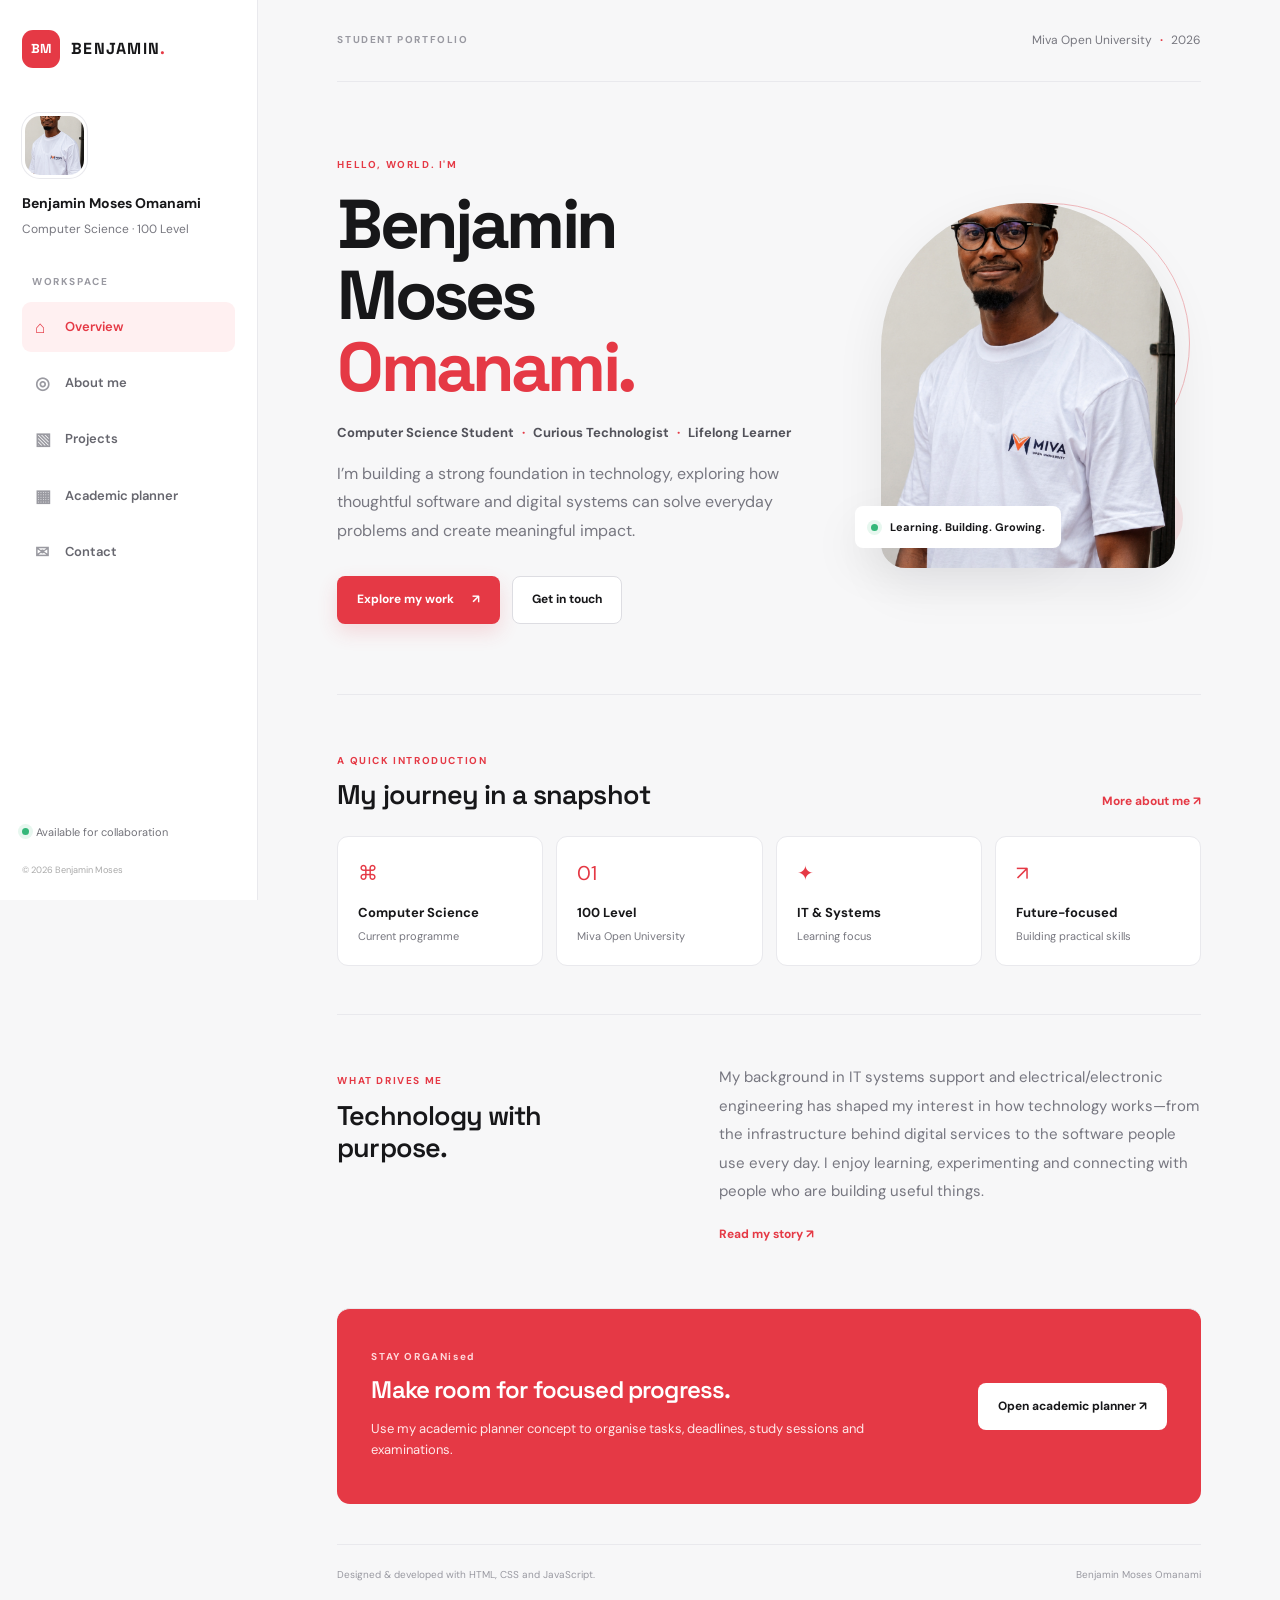
<file: index.html>
<!DOCTYPE html>
<html lang="en">
<head>
  <meta charset="UTF-8">
  <meta name="viewport" content="width=device-width, initial-scale=1.0">
  <meta name="description" content="Benjamin Moses Omanami — Computer Science student at Miva Open University.">
  <title>Benjamin Moses Omanami | Student Portfolio</title>
  <link rel="preconnect" href="https://fonts.googleapis.com">
  <link rel="preconnect" href="https://fonts.gstatic.com" crossorigin>
  <link href="https://fonts.googleapis.com/css2?family=DM+Sans:wght@400;500;600;700&family=Space+Grotesk:wght@500;600;700&display=swap" rel="stylesheet">
  <link rel="stylesheet" href="style.css">
  <script src="main.js" defer></script>
</head>
<body>
  <button class="mobile-menu" id="menuToggle" aria-label="Open navigation" aria-expanded="false">☰</button>
  <aside class="sidebar" id="sidebar">
    <a class="brand" href="index.html"><span class="brand-mark">BM</span><span>BENJAMIN<span class="brand-dot">.</span></span></a>
    <div class="profile-mini">
      <img src="image.jpg" alt="Portrait of Benjamin Moses Omanami" class="avatar" onerror="this.src='assets/avatar-placeholder.svg'">
      <strong>Benjamin Moses Omanami</strong>
      <span>Computer Science · 100 Level</span>
    </div>
    <p class="nav-label">WORKSPACE</p>
    <nav class="side-nav" aria-label="Main navigation">
      <a class="active" href="index.html"><span>⌂</span> Overview</a>
      <a href="about.html"><span>◎</span> About me</a>
      <a href="projects.html"><span>▧</span> Projects</a>
      <a href="planner.html"><span>▦</span> Academic planner</a>
      <a href="contact.html"><span>✉</span> Contact</a>
    </nav>
    <div class="sidebar-bottom">
      <span class="status-dot"></span><span>Available for collaboration</span>
      <small>© <span data-year></span> Benjamin Moses</small>
    </div>
  </aside>

  <main class="main-content">
    <header class="topbar"><span class="eyebrow">STUDENT PORTFOLIO</span><span class="topbar-right">Miva Open University <b>·</b> 2026</span></header>
    <section class="hero">
      <div class="hero-copy">
        <p class="eyebrow red">HELLO, WORLD. I'M</p>
        <h1>Benjamin Moses<br><span>Omanami.</span></h1>
        <p class="hero-role">Computer Science Student <i>·</i> Curious Technologist <i>·</i> Lifelong Learner</p>
        <p class="lead">I’m building a strong foundation in technology, exploring how thoughtful software and digital systems can solve everyday problems and create meaningful impact.</p>
        <div class="hero-actions">
          <a class="btn btn-red" href="projects.html">Explore my work <span>↗</span></a>
          <a class="btn btn-outline" href="contact.html">Get in touch</a>
        </div>
      </div>
      <div class="hero-visual">
        <div class="portrait-frame"><img src="image.jpg" alt="Benjamin Moses Omanami" onerror="this.src='assets/avatar-placeholder.svg'"></div>
        <div class="portrait-tag"><span class="status-dot"></span> Learning. Building. Growing.</div>
        <div class="shape shape-one"></div><div class="shape shape-two"></div>
      </div>
    </section>

    <section class="section-block">
      <div class="section-heading"><div><p class="eyebrow red">A QUICK INTRODUCTION</p><h2>My journey in a snapshot</h2></div><a class="text-link" href="about.html">More about me ↗</a></div>
      <div class="stats-grid">
        <article class="stat-card"><span class="stat-icon">⌘</span><strong>Computer Science</strong><small>Current programme</small></article>
        <article class="stat-card"><span class="stat-icon">01</span><strong>100 Level</strong><small>Miva Open University</small></article>
        <article class="stat-card"><span class="stat-icon">✦</span><strong>IT & Systems</strong><small>Learning focus</small></article>
        <article class="stat-card"><span class="stat-icon">↗</span><strong>Future-focused</strong><small>Building practical skills</small></article>
      </div>
    </section>

    <section class="section-block split-section">
      <div><p class="eyebrow red">WHAT DRIVES ME</p><h2>Technology with<br>purpose.</h2></div>
      <div><p class="body-copy">My background in IT systems support and electrical/electronic engineering has shaped my interest in how technology works—from the infrastructure behind digital services to the software people use every day. I enjoy learning, experimenting and connecting with people who are building useful things.</p><a class="text-link" href="about.html">Read my story ↗</a></div>
    </section>

    <section class="section-block feature-strip">
      <div><p class="eyebrow">STAY ORGANised</p><h2>Make room for focused progress.</h2><p>Use my academic planner concept to organise tasks, deadlines, study sessions and examinations.</p></div>
      <a class="btn btn-light" href="planner.html">Open academic planner ↗</a>
    </section>
    <footer class="footer"><span>Designed & developed with HTML, CSS and JavaScript.</span><span>Benjamin Moses Omanami</span></footer>
  </main>
</body>
</html>
</file>
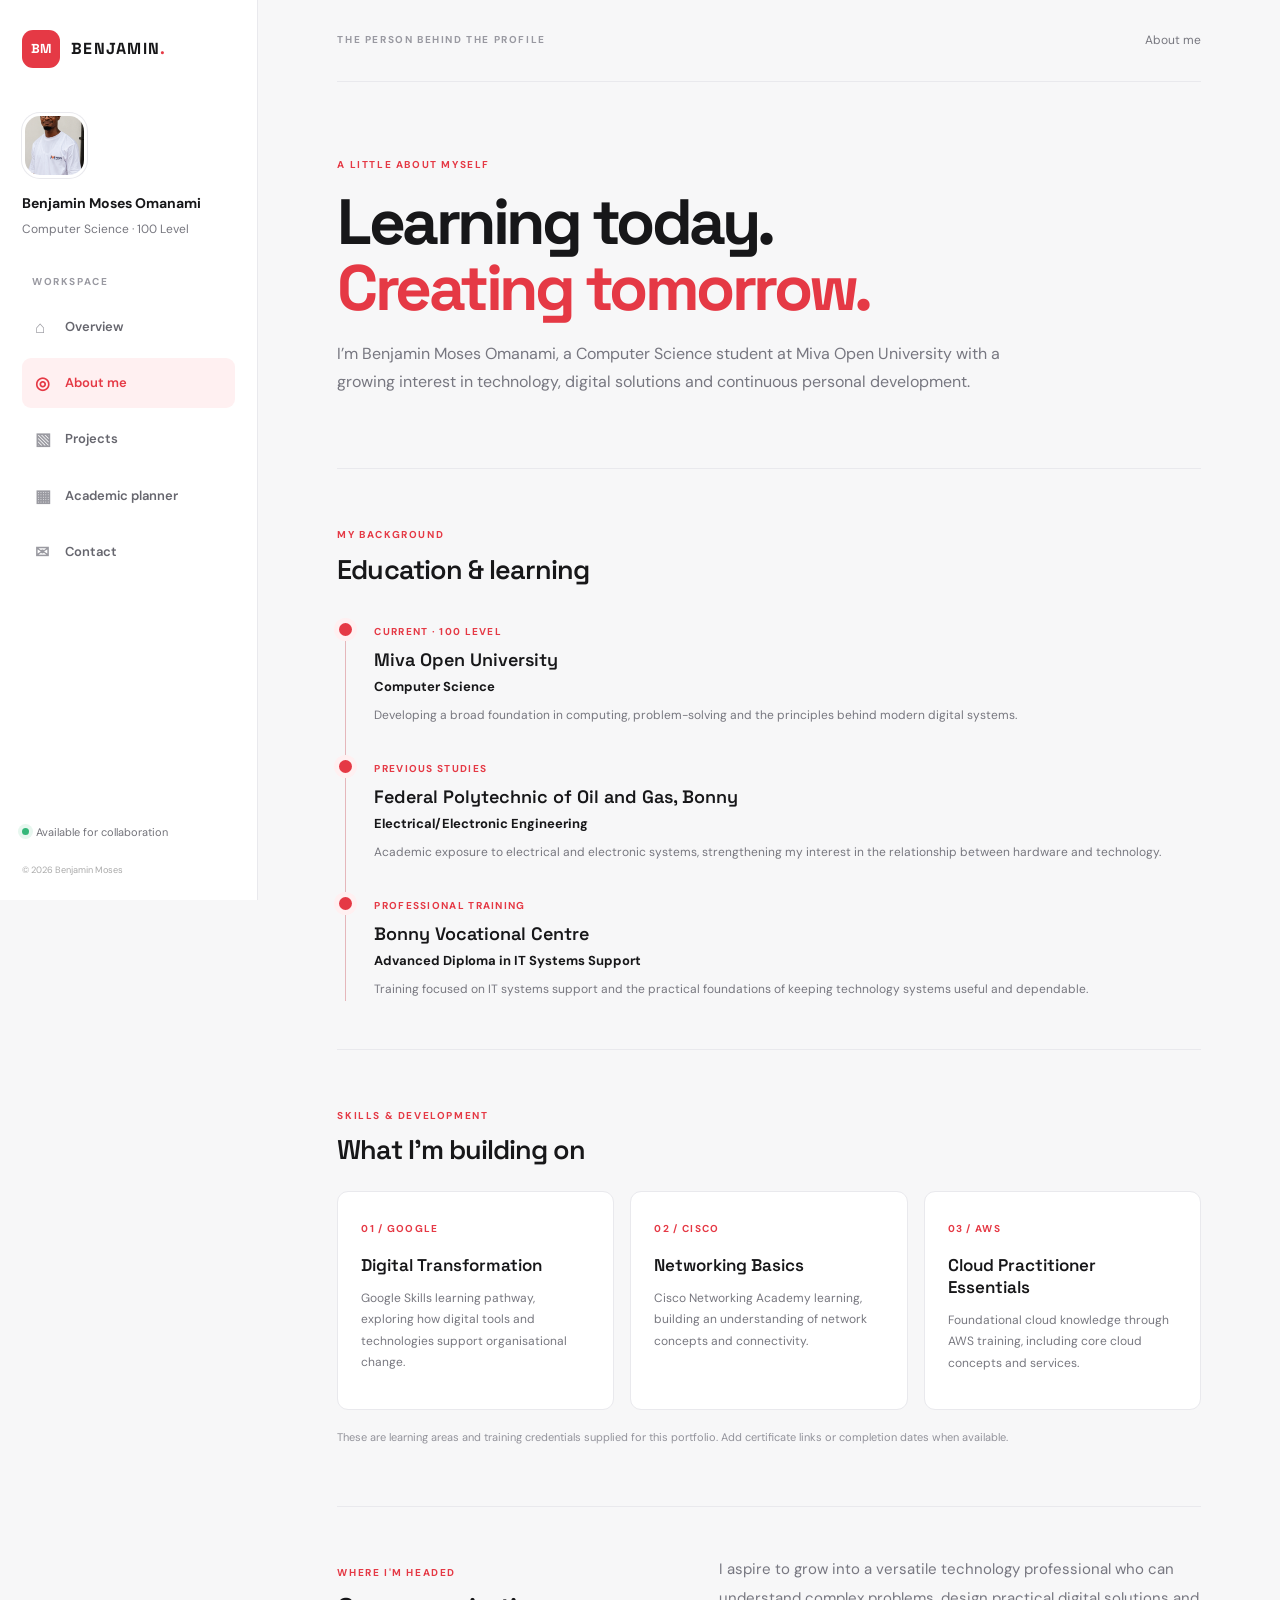
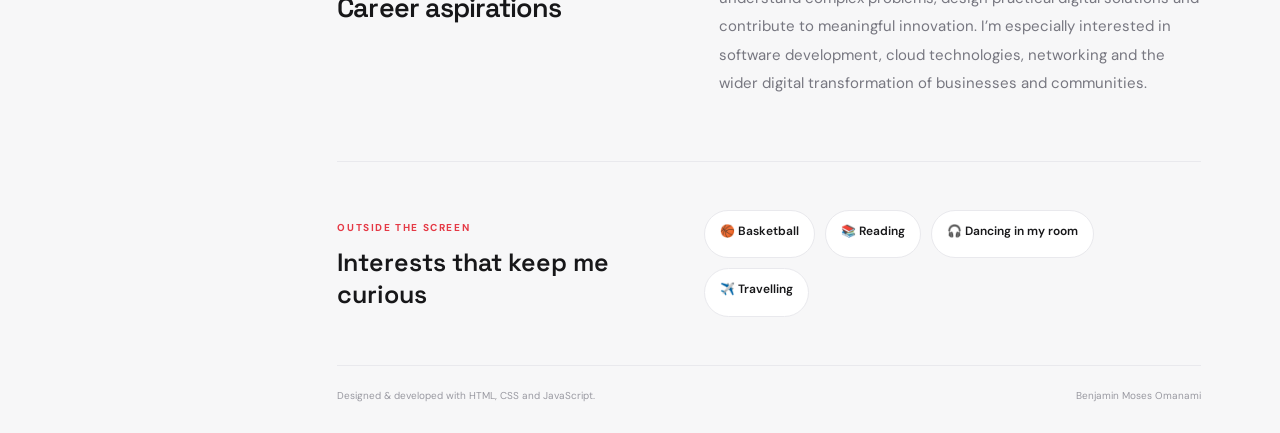
<file: about.html>
<!DOCTYPE html>
<html lang="en">
<head>
  <meta charset="UTF-8"><meta name="viewport" content="width=device-width, initial-scale=1.0">
  <title>About Me | Benjamin Moses Omanami</title>
  <link rel="preconnect" href="https://fonts.googleapis.com"><link rel="preconnect" href="https://fonts.gstatic.com" crossorigin>
  <link href="https://fonts.googleapis.com/css2?family=DM+Sans:wght@400;500;600;700&family=Space+Grotesk:wght@500;600;700&display=swap" rel="stylesheet">
  <link rel="stylesheet" href="style.css"><script src="main.js" defer></script>
</head>
<body>
  <button class="mobile-menu" id="menuToggle" aria-label="Open navigation" aria-expanded="false">☰</button>
  <aside class="sidebar" id="sidebar">
    <a class="brand" href="index.html"><span class="brand-mark">BM</span><span>BENJAMIN<span class="brand-dot">.</span></span></a>
    <div class="profile-mini"><img src="image.jpg" alt="Portrait of Benjamin Moses Omanami" class="avatar" onerror="this.src='assets/avatar-placeholder.svg'"><strong>Benjamin Moses Omanami</strong><span>Computer Science · 100 Level</span></div>
    <p class="nav-label">WORKSPACE</p><nav class="side-nav" aria-label="Main navigation">
      <a href="index.html"><span>⌂</span> Overview</a><a class="active" href="about.html"><span>◎</span> About me</a><a href="projects.html"><span>▧</span> Projects</a><a href="planner.html"><span>▦</span> Academic planner</a><a href="contact.html"><span>✉</span> Contact</a>
    </nav><div class="sidebar-bottom"><span class="status-dot"></span><span>Available for collaboration</span><small>© <span data-year></span> Benjamin Moses</small></div>
  </aside>
  <main class="main-content">
    <header class="topbar"><span class="eyebrow">THE PERSON BEHIND THE PROFILE</span><span class="topbar-right">About me</span></header>
    <section class="page-intro"><p class="eyebrow red">A LITTLE ABOUT MYSELF</p><h1>Learning today.<br><span>Creating tomorrow.</span></h1><p class="lead">I’m Benjamin Moses Omanami, a Computer Science student at Miva Open University with a growing interest in technology, digital solutions and continuous personal development.</p></section>
    <section class="section-block">
      <div class="section-heading"><div><p class="eyebrow red">MY BACKGROUND</p><h2>Education & learning</h2></div></div>
      <div class="timeline">
        <article class="timeline-item"><span class="timeline-mark"></span><div><span class="timeline-date">CURRENT · 100 LEVEL</span><h3>Miva Open University</h3><p>Computer Science</p><small>Developing a broad foundation in computing, problem-solving and the principles behind modern digital systems.</small></div></article>
        <article class="timeline-item"><span class="timeline-mark"></span><div><span class="timeline-date">PREVIOUS STUDIES</span><h3>Federal Polytechnic of Oil and Gas, Bonny</h3><p>Electrical/Electronic Engineering</p><small>Academic exposure to electrical and electronic systems, strengthening my interest in the relationship between hardware and technology.</small></div></article>
        <article class="timeline-item"><span class="timeline-mark"></span><div><span class="timeline-date">PROFESSIONAL TRAINING</span><h3>Bonny Vocational Centre</h3><p>Advanced Diploma in IT Systems Support</p><small>Training focused on IT systems support and the practical foundations of keeping technology systems useful and dependable.</small></div></article>
      </div>
    </section>
    <section class="section-block">
      <div class="section-heading"><div><p class="eyebrow red">SKILLS & DEVELOPMENT</p><h2>What I’m building on</h2></div></div>
      <div class="cards-grid">
        <article class="info-card"><span class="card-kicker">01 / GOOGLE</span><h3>Digital Transformation</h3><p>Google Skills learning pathway, exploring how digital tools and technologies support organisational change.</p></article>
        <article class="info-card"><span class="card-kicker">02 / CISCO</span><h3>Networking Basics</h3><p>Cisco Networking Academy learning, building an understanding of network concepts and connectivity.</p></article>
        <article class="info-card"><span class="card-kicker">03 / AWS</span><h3>Cloud Practitioner Essentials</h3><p>Foundational cloud knowledge through AWS training, including core cloud concepts and services.</p></article>
      </div>
      <p class="note">These are learning areas and training credentials supplied for this portfolio. Add certificate links or completion dates when available.</p>
    </section>
    <section class="section-block split-section">
      <div><p class="eyebrow red">WHERE I'M HEADED</p><h2>Career aspirations</h2></div>
      <div><p class="body-copy">I aspire to grow into a versatile technology professional who can understand complex problems, design practical digital solutions and contribute to meaningful innovation. I’m especially interested in software development, cloud technologies, networking and the wider digital transformation of businesses and communities.</p></div>
    </section>
    <section class="section-block hobby-section"><div><p class="eyebrow red">OUTSIDE THE SCREEN</p><h2>Interests that keep me curious</h2></div><div class="hobby-list"><span>🏀 Basketball</span><span>📚 Reading</span><span>🎧 Dancing in my room</span><span>✈️ Travelling</span></div></section>
    <footer class="footer"><span>Designed & developed with HTML, CSS and JavaScript.</span><span>Benjamin Moses Omanami</span></footer>
  </main>
</body></html>
</file>
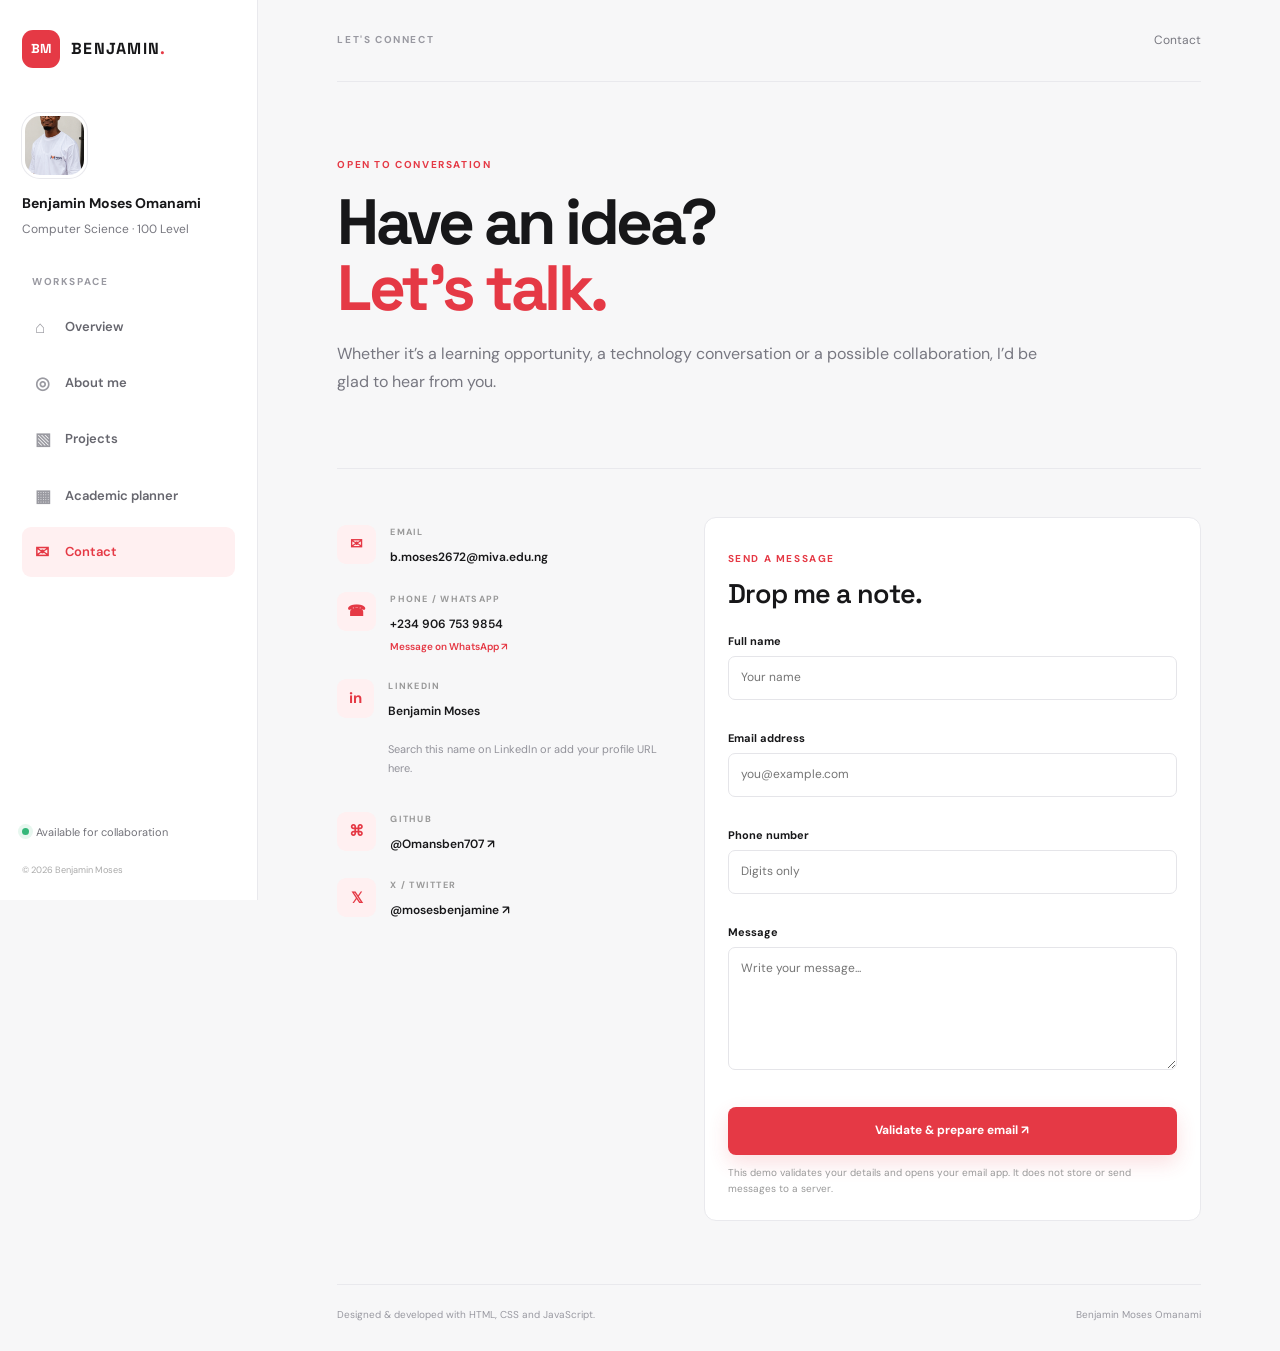
<file: contact.html>
<!DOCTYPE html>
<html lang="en">
<head>
  <meta charset="UTF-8"><meta name="viewport" content="width=device-width, initial-scale=1.0">
  <title>Contact | Benjamin Moses Omanami</title>
  <link rel="preconnect" href="https://fonts.googleapis.com"><link rel="preconnect" href="https://fonts.gstatic.com" crossorigin>
  <link href="https://fonts.googleapis.com/css2?family=DM+Sans:wght@400;500;600;700&family=Space+Grotesk:wght@500;600;700&display=swap" rel="stylesheet">
  <link rel="stylesheet" href="style.css"><script src="main.js" defer></script><script src="contact.js" defer></script>
</head>
<body>
  <button class="mobile-menu" id="menuToggle" aria-label="Open navigation" aria-expanded="false">☰</button>
  <aside class="sidebar" id="sidebar">
    <a class="brand" href="index.html"><span class="brand-mark">BM</span><span>BENJAMIN<span class="brand-dot">.</span></span></a>
    <div class="profile-mini"><img src="image.jpg" alt="Portrait of Benjamin Moses Omanami" class="avatar" onerror="this.src='assets/avatar-placeholder.svg'"><strong>Benjamin Moses Omanami</strong><span>Computer Science · 100 Level</span></div>
    <p class="nav-label">WORKSPACE</p><nav class="side-nav" aria-label="Main navigation">
      <a href="index.html"><span>⌂</span> Overview</a><a href="about.html"><span>◎</span> About me</a><a href="projects.html"><span>▧</span> Projects</a><a href="planner.html"><span>▦</span> Academic planner</a><a class="active" href="contact.html"><span>✉</span> Contact</a>
    </nav><div class="sidebar-bottom"><span class="status-dot"></span><span>Available for collaboration</span><small>© <span data-year></span> Benjamin Moses</small></div>
  </aside>
  <main class="main-content">
    <header class="topbar"><span class="eyebrow">LET'S CONNECT</span><span class="topbar-right">Contact</span></header>
    <section class="page-intro"><p class="eyebrow red">OPEN TO CONVERSATION</p><h1>Have an idea?<br><span>Let's talk.</span></h1><p class="lead">Whether it’s a learning opportunity, a technology conversation or a possible collaboration, I’d be glad to hear from you.</p></section>
    <section class="contact-layout section-block">
      <div class="contact-details">
        <div class="contact-item"><span class="contact-icon">✉</span><div><small>EMAIL</small><a href="mailto:b.moses2672@miva.edu.ng">b.moses2672@miva.edu.ng</a></div></div>
        <div class="contact-item"><span class="contact-icon">☎</span><div><small>PHONE / WHATSAPP</small><a href="tel:+2349067539854">+234 906 753 9854</a><a class="minor-link" href="https://wa.me/2349067539854" target="_blank" rel="noopener">Message on WhatsApp ↗</a></div></div>
        <div class="contact-item"><span class="contact-icon">in</span><div><small>LINKEDIN</small><span>Benjamin Moses</span><p class="note">Search this name on LinkedIn or add your profile URL here.</p></div></div>
        <div class="contact-item"><span class="contact-icon">⌘</span><div><small>GITHUB</small><a href="https://github.com/Omansben707" target="_blank" rel="noopener">@Omansben707 ↗</a></div></div>
        <div class="contact-item"><span class="contact-icon">𝕏</span><div><small>X / TWITTER</small><a href="https://x.com/mosesbenjamine" target="_blank" rel="noopener">@mosesbenjamine ↗</a></div></div>
      </div>
      <div class="panel contact-panel"><p class="eyebrow red">SEND A MESSAGE</p><h2>Drop me a note.</h2>
        <form id="contactForm" novalidate>
          <div class="field"><label for="name">Full name</label><input id="name" name="name" type="text" placeholder="Your name" required><small class="error" id="nameError"></small></div>
          <div class="field"><label for="email">Email address</label><input id="email" name="email" type="email" placeholder="you@example.com" required><small class="error" id="emailError"></small></div>
          <div class="field"><label for="phone">Phone number</label><input id="phone" name="phone" type="tel" inputmode="numeric" placeholder="Digits only" required><small class="error" id="phoneError"></small></div>
          <div class="field"><label for="message">Message</label><textarea id="message" name="message" rows="5" placeholder="Write your message..." required></textarea><small class="error" id="messageError"></small></div>
          <button class="btn btn-red full-width" type="submit">Validate & prepare email ↗</button>
          <p class="form-feedback" id="formFeedback" aria-live="polite">This demo validates your details and opens your email app. It does not store or send messages to a server.</p>
        </form>
      </div>
    </section>
    <footer class="footer"><span>Designed & developed with HTML, CSS and JavaScript.</span><span>Benjamin Moses Omanami</span></footer>
  </main>
</body></html>
</file>
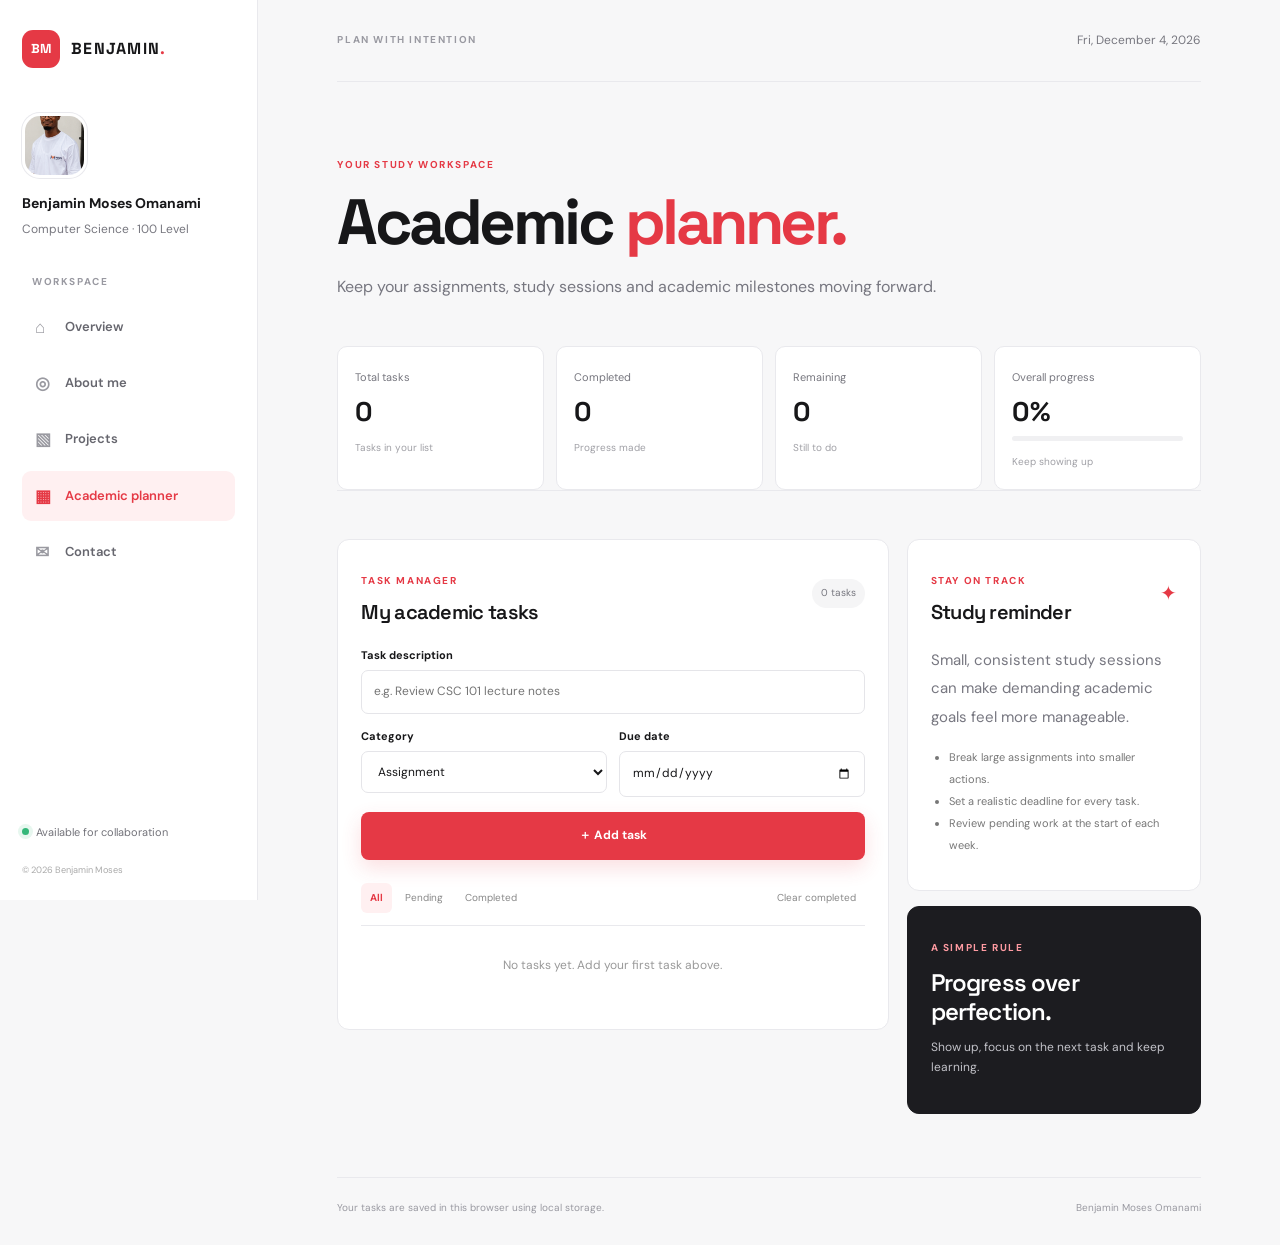
<file: planner.html>
<!DOCTYPE html>
<html lang="en">
<head>
  <meta charset="UTF-8"><meta name="viewport" content="width=device-width, initial-scale=1.0">
  <title>Academic Planner | Benjamin Moses Omanami</title>
  <link rel="preconnect" href="https://fonts.googleapis.com"><link rel="preconnect" href="https://fonts.gstatic.com" crossorigin>
  <link href="https://fonts.googleapis.com/css2?family=DM+Sans:wght@400;500;600;700&family=Space+Grotesk:wght@500;600;700&display=swap" rel="stylesheet">
  <link rel="stylesheet" href="style.css"><script src="main.js" defer></script><script src="planner.js" defer></script>
</head>
<body>
  <button class="mobile-menu" id="menuToggle" aria-label="Open navigation" aria-expanded="false">☰</button>
  <aside class="sidebar" id="sidebar">
    <a class="brand" href="index.html"><span class="brand-mark">BM</span><span>BENJAMIN<span class="brand-dot">.</span></span></a>
    <div class="profile-mini"><img src="image.jpg" alt="Portrait of Benjamin Moses Omanami" class="avatar" onerror="this.src='assets/avatar-placeholder.svg'"><strong>Benjamin Moses Omanami</strong><span>Computer Science · 100 Level</span></div>
    <p class="nav-label">WORKSPACE</p><nav class="side-nav" aria-label="Main navigation">
      <a href="index.html"><span>⌂</span> Overview</a><a href="about.html"><span>◎</span> About me</a><a href="projects.html"><span>▧</span> Projects</a><a class="active" href="planner.html"><span>▦</span> Academic planner</a><a href="contact.html"><span>✉</span> Contact</a>
    </nav><div class="sidebar-bottom"><span class="status-dot"></span><span>Available for collaboration</span><small>© <span data-year></span> Benjamin Moses</small></div>
  </aside>
  <main class="main-content">
    <header class="topbar"><span class="eyebrow">PLAN WITH INTENTION</span><span class="topbar-right" id="todayLabel"></span></header>
    <section class="page-intro compact-intro"><p class="eyebrow red">YOUR STUDY WORKSPACE</p><h1>Academic <span>planner.</span></h1><p class="lead">Keep your assignments, study sessions and academic milestones moving forward.</p></section>
    <section class="planner-summary">
      <article class="summary-card"><span>Total tasks</span><strong id="totalCount">0</strong><small>Tasks in your list</small></article>
      <article class="summary-card"><span>Completed</span><strong id="completedCount">0</strong><small>Progress made</small></article>
      <article class="summary-card"><span>Remaining</span><strong id="remainingCount">0</strong><small>Still to do</small></article>
      <article class="summary-card progress-summary"><span>Overall progress</span><strong id="progressPercent">0%</strong><div class="progress-track"><div id="progressBar"></div></div><small>Keep showing up</small></article>
    </section>
    <section class="planner-layout section-block">
      <div class="planner-main">
        <div class="panel">
          <div class="panel-heading"><div><p class="eyebrow red">TASK MANAGER</p><h2>My academic tasks</h2></div><span class="panel-count" id="taskCountPill">0 tasks</span></div>
          <form id="taskForm" class="task-form">
            <label for="taskTitle">Task description</label><input id="taskTitle" type="text" maxlength="100" placeholder="e.g. Review CSC 101 lecture notes" required>
            <div class="form-row"><div><label for="taskCategory">Category</label><select id="taskCategory"><option>Assignment</option><option>Study</option><option>Examination</option><option>Project</option><option>Personal</option></select></div><div><label for="taskDue">Due date</label><input id="taskDue" type="date"></div></div>
            <button class="btn btn-red full-width" type="submit">＋ Add task</button>
          </form>
          <div class="task-toolbar"><div class="filter-tabs" role="group" aria-label="Filter tasks"><button class="filter-btn active" data-filter="all" type="button">All</button><button class="filter-btn" data-filter="active" type="button">Pending</button><button class="filter-btn" data-filter="completed" type="button">Completed</button></div><button id="clearCompleted" class="subtle-button" type="button">Clear completed</button></div>
          <div id="taskList" class="task-list" aria-live="polite"><div class="empty-state">No tasks yet. Add your first task above.</div></div>
        </div>
      </div>
      <aside class="planner-side">
        <div class="panel">
          <div class="panel-heading"><div><p class="eyebrow red">STAY ON TRACK</p><h2>Study reminder</h2></div><span class="panel-icon">✦</span></div>
          <p class="body-copy">Small, consistent study sessions can make demanding academic goals feel more manageable.</p>
          <ul class="tip-list"><li>Break large assignments into smaller actions.</li><li>Set a realistic deadline for every task.</li><li>Review pending work at the start of each week.</li></ul>
        </div>
        <div class="panel dark-panel"><p class="eyebrow">A SIMPLE RULE</p><h2>Progress over perfection.</h2><p>Show up, focus on the next task and keep learning.</p></div>
      </aside>
    </section>
    <footer class="footer"><span>Your tasks are saved in this browser using local storage.</span><span>Benjamin Moses Omanami</span></footer>
  </main>
</body></html>
</file>
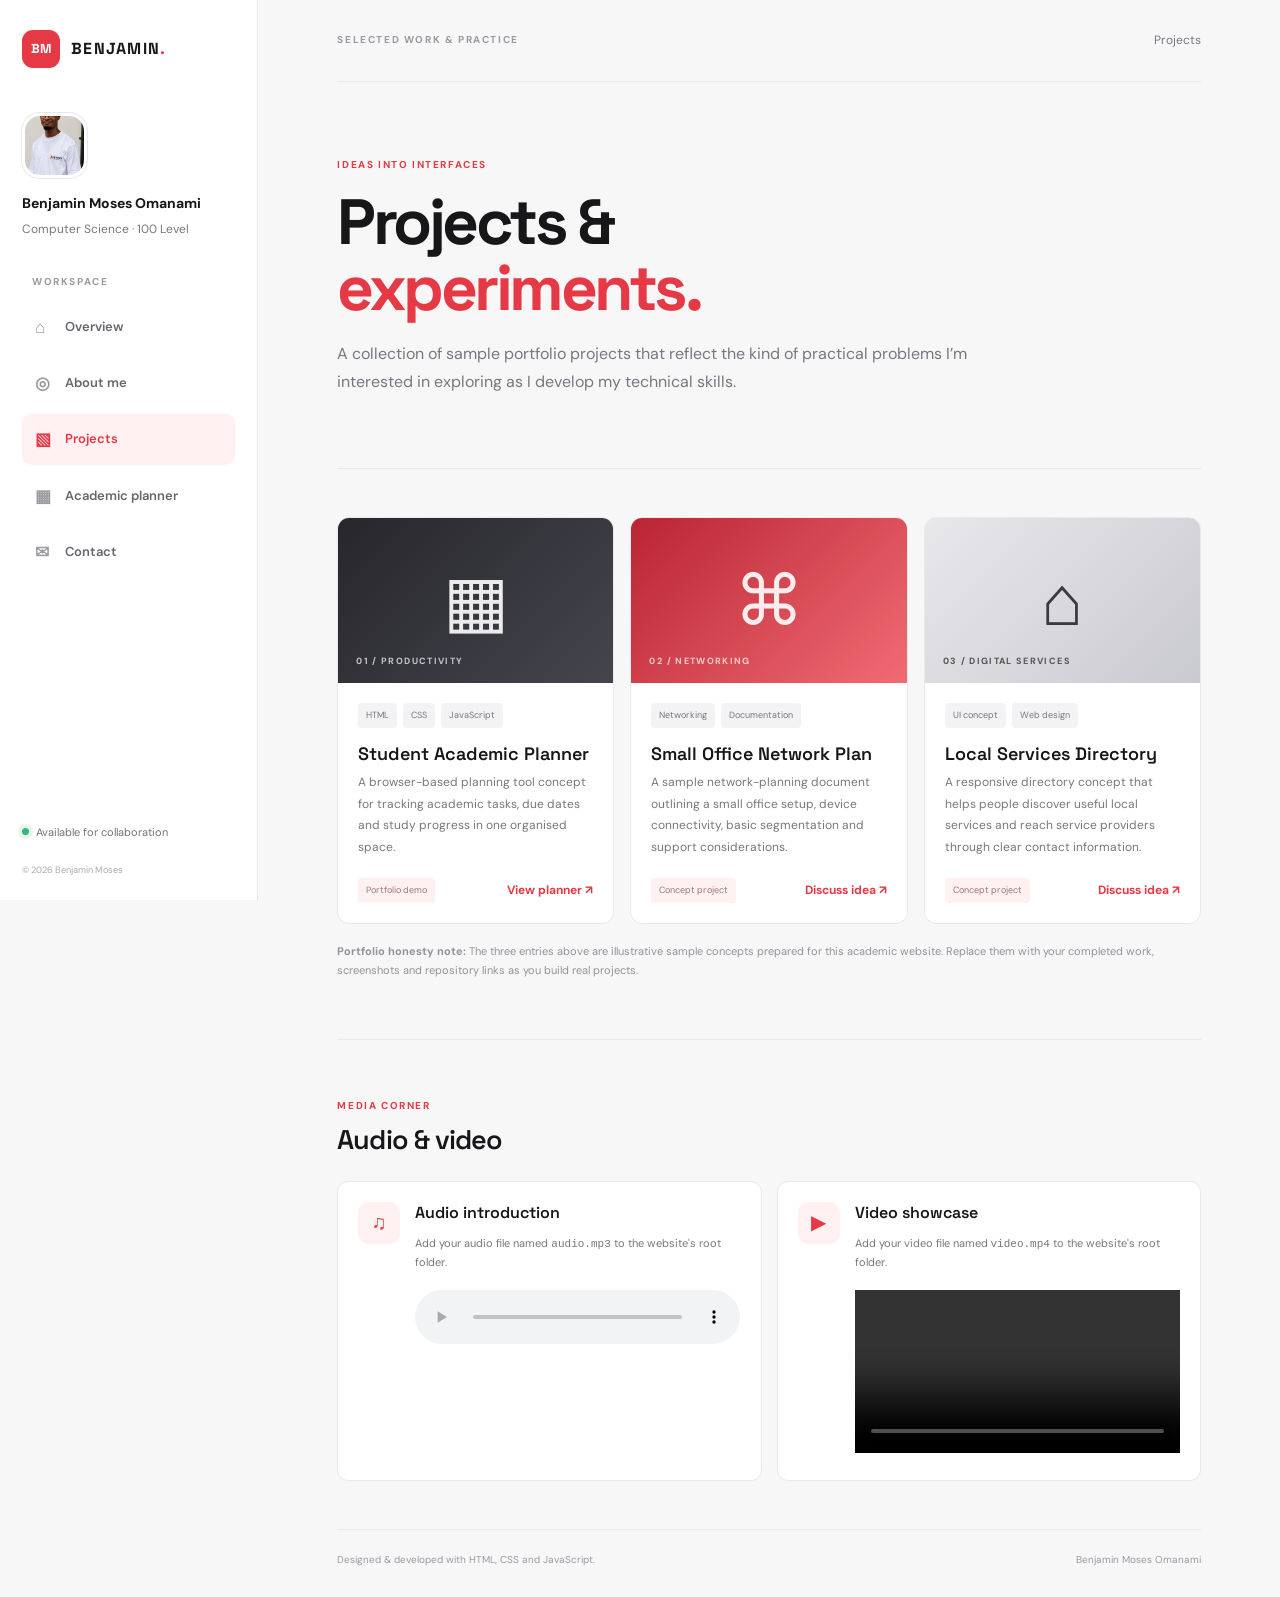
<file: projects.html>
<!DOCTYPE html>
<html lang="en">
<head>
  <meta charset="UTF-8"><meta name="viewport" content="width=device-width, initial-scale=1.0">
  <title>Projects | Benjamin Moses Omanami</title>
  <link rel="preconnect" href="https://fonts.googleapis.com"><link rel="preconnect" href="https://fonts.gstatic.com" crossorigin>
  <link href="https://fonts.googleapis.com/css2?family=DM+Sans:wght@400;500;600;700&family=Space+Grotesk:wght@500;600;700&display=swap" rel="stylesheet">
  <link rel="stylesheet" href="style.css"><script src="main.js" defer></script>
</head>
<body>
  <button class="mobile-menu" id="menuToggle" aria-label="Open navigation" aria-expanded="false">☰</button>
  <aside class="sidebar" id="sidebar">
    <a class="brand" href="index.html"><span class="brand-mark">BM</span><span>BENJAMIN<span class="brand-dot">.</span></span></a>
    <div class="profile-mini"><img src="image.jpg" alt="Portrait of Benjamin Moses Omanami" class="avatar" onerror="this.src='assets/avatar-placeholder.svg'"><strong>Benjamin Moses Omanami</strong><span>Computer Science · 100 Level</span></div>
    <p class="nav-label">WORKSPACE</p><nav class="side-nav" aria-label="Main navigation">
      <a href="index.html"><span>⌂</span> Overview</a><a href="about.html"><span>◎</span> About me</a><a class="active" href="projects.html"><span>▧</span> Projects</a><a href="planner.html"><span>▦</span> Academic planner</a><a href="contact.html"><span>✉</span> Contact</a>
    </nav><div class="sidebar-bottom"><span class="status-dot"></span><span>Available for collaboration</span><small>© <span data-year></span> Benjamin Moses</small></div>
  </aside>
  <main class="main-content">
    <header class="topbar"><span class="eyebrow">SELECTED WORK & PRACTICE</span><span class="topbar-right">Projects</span></header>
    <section class="page-intro"><p class="eyebrow red">IDEAS INTO INTERFACES</p><h1>Projects &<br><span>experiments.</span></h1><p class="lead">A collection of sample portfolio projects that reflect the kind of practical problems I’m interested in exploring as I develop my technical skills.</p></section>
    <section class="section-block">
      <div class="cards-grid project-grid">
        <article class="project-card"><div class="project-art art-one"><span class="art-symbol">▦</span><span class="art-caption">01 / PRODUCTIVITY</span></div><div class="project-body"><div class="tag-row"><span>HTML</span><span>CSS</span><span>JavaScript</span></div><h2>Student Academic Planner</h2><p>A browser-based planning tool concept for tracking academic tasks, due dates and study progress in one organised space.</p><div class="project-foot"><span class="project-status">Portfolio demo</span><a href="planner.html" class="text-link">View planner ↗</a></div></div></article>
        <article class="project-card"><div class="project-art art-two"><span class="art-symbol">⌘</span><span class="art-caption">02 / NETWORKING</span></div><div class="project-body"><div class="tag-row"><span>Networking</span><span>Documentation</span></div><h2>Small Office Network Plan</h2><p>A sample network-planning document outlining a small office setup, device connectivity, basic segmentation and support considerations.</p><div class="project-foot"><span class="project-status">Concept project</span><a href="contact.html" class="text-link">Discuss idea ↗</a></div></div></article>
        <article class="project-card"><div class="project-art art-three"><span class="art-symbol">⌂</span><span class="art-caption">03 / DIGITAL SERVICES</span></div><div class="project-body"><div class="tag-row"><span>UI concept</span><span>Web design</span></div><h2>Local Services Directory</h2><p>A responsive directory concept that helps people discover useful local services and reach service providers through clear contact information.</p><div class="project-foot"><span class="project-status">Concept project</span><a href="contact.html" class="text-link">Discuss idea ↗</a></div></div></article>
      </div>
      <p class="note"><strong>Portfolio honesty note:</strong> The three entries above are illustrative sample concepts prepared for this academic website. Replace them with your completed work, screenshots and repository links as you build real projects.</p>
    </section>
    <section class="section-block media-section">
      <div class="section-heading"><div><p class="eyebrow red">MEDIA CORNER</p><h2>Audio & video</h2></div></div>
      <div class="media-grid">
        <article class="media-card"><div class="media-icon">♫</div><div><h3>Audio introduction</h3><p>Add your audio file named <code>audio.mp3</code> to the website's root folder.</p><audio controls preload="metadata"><source src="audio.mp3" type="audio/mpeg">Your browser does not support audio playback.</audio></div></article>
        <article class="media-card"><div class="media-icon">▶</div><div><h3>Video showcase</h3><p>Add your video file named <code>video.mp4</code> to the website's root folder.</p><video controls preload="metadata"><source src="video.mp4" type="video/mp4">Your browser does not support video playback.</video></div></article>
      </div>
    </section>
    <footer class="footer"><span>Designed & developed with HTML, CSS and JavaScript.</span><span>Benjamin Moses Omanami</span></footer>
  </main>
</body></html>
</file>
<file: style.css>
/* Benjamin Moses Omanami — responsive portfolio */
:root{--ink:#171719;--muted:#77777f;--red:#e53945;--red-dark:#c92735;--paper:#f7f7f8;--white:#fff;--line:#e9e9ed;--dark:#171719;--soft-red:#fff0f1;--shadow:0 18px 50px rgba(20,20,25,.07)}
*{box-sizing:border-box}html{scroll-behavior:smooth}body{margin:0;background:var(--paper);color:var(--ink);font-family:"DM Sans",sans-serif;font-size:15px;line-height:1.65}a{color:inherit;text-decoration:none}button,input,select,textarea{font:inherit}.sidebar{position:fixed;inset:0 auto 0 0;width:258px;background:#fff;border-right:1px solid var(--line);padding:30px 22px 22px;display:flex;flex-direction:column;z-index:20}.brand{display:flex;align-items:center;gap:11px;font-family:"Space Grotesk",sans-serif;font-weight:700;font-size:16px;letter-spacing:.08em}.brand-mark{display:grid;place-items:center;width:38px;height:38px;background:var(--red);color:#fff;border-radius:11px;font-size:13px;letter-spacing:0}.brand-dot{color:var(--red)}.profile-mini{margin:45px 0 34px;display:flex;flex-direction:column;align-items:flex-start;gap:5px}.avatar{width:65px;height:65px;object-fit:cover;border-radius:18px;background:#eee;border:3px solid #fff;box-shadow:0 0 0 1px var(--line)}.profile-mini strong{font-size:14px;margin-top:9px}.profile-mini>span{font-size:12px;color:var(--muted)}.nav-label,.eyebrow{font-size:10px;letter-spacing:.16em;font-weight:700;color:#9999a1}.nav-label{margin:0 0 12px 10px}.side-nav{display:grid;gap:6px}.side-nav a{padding:11px 13px;border-radius:9px;color:#66666e;font-size:13px;font-weight:600;transition:.2s}.side-nav a span{display:inline-block;width:27px;color:#9a9aa1;font-size:17px;vertical-align:-2px}.side-nav a:hover,.side-nav a.active{background:#fff0f1;color:var(--red)}.side-nav a.active span{color:var(--red)}.sidebar-bottom{margin-top:auto;display:flex;align-items:center;gap:7px;flex-wrap:wrap;color:#73737a;font-size:11px}.sidebar-bottom small{flex-basis:100%;margin-top:15px;color:#aaa}.status-dot{width:7px;height:7px;border-radius:50%;background:#35b779;display:inline-block;box-shadow:0 0 0 4px #e7f7ef}.main-content{margin-left:258px;max-width:1600px;padding:0 6.2%;min-height:100vh}.topbar{height:82px;display:flex;align-items:center;justify-content:space-between;border-bottom:1px solid var(--line)}.topbar-right{font-size:12px;color:var(--muted)}.topbar-right b{color:var(--red);padding:0 5px}.red{color:var(--red)}.hero{min-height:535px;display:grid;grid-template-columns:1.15fr .85fr;align-items:center;gap:50px;padding:65px 0 70px}.hero h1,.page-intro h1{font-family:"Space Grotesk",sans-serif;font-size:clamp(42px,5.4vw,72px);line-height:1.04;letter-spacing:-.055em;margin:15px 0 18px}.hero h1 span,.page-intro h1 span{color:var(--red)}.hero-role{font-size:13px;font-weight:700;color:#52525a}.hero-role i{color:var(--red);font-style:normal;padding:0 5px}.lead{font-size:16px;line-height:1.8;color:#777780;max-width:610px}.hero-actions{display:flex;gap:12px;margin-top:30px;flex-wrap:wrap}.btn{display:inline-flex;align-items:center;justify-content:center;gap:18px;padding:13px 19px;border-radius:8px;border:1px solid transparent;font-size:12px;font-weight:700;cursor:pointer;transition:.2s}.btn-red{background:var(--red);color:#fff;box-shadow:0 8px 20px #e5394529}.btn-red:hover{background:var(--red-dark);transform:translateY(-2px)}.btn-outline{border-color:#dddde2;background:#fff}.btn-outline:hover{border-color:var(--red);color:var(--red)}.btn-light{background:#fff;color:var(--ink)}.btn-light:hover{transform:translateY(-2px)}.hero-visual{position:relative;display:flex;align-items:center;justify-content:center;min-height:365px}.portrait-frame{width:min(300px,85%);height:365px;border-radius:150px 150px 25px 25px;overflow:hidden;background:#e9e9ec;position:relative;z-index:2;box-shadow:var(--shadow)}.portrait-frame img{width:100%;height:100%;object-fit:cover}.portrait-tag{position:absolute;z-index:3;bottom:20px;left:0;background:#fff;padding:12px 16px;border-radius:8px;box-shadow:var(--shadow);font-size:11px;font-weight:700}.portrait-tag .status-dot{margin-right:9px}.shape{position:absolute;border-radius:50%}.shape-one{width:280px;height:280px;border:1px solid #f0b9bd;right:3%;top:0}.shape-two{width:75px;height:75px;background:var(--red);opacity:.1;right:5%;bottom:12px}.section-block{padding:48px 0;border-top:1px solid var(--line)}.section-heading{display:flex;align-items:end;justify-content:space-between;gap:20px;margin-bottom:24px}.section-heading h2,.split-section h2,.feature-strip h2,.panel h2,.media-section h2{font:600 27px/1.2 "Space Grotesk",sans-serif;letter-spacing:-.035em;margin:7px 0 0}.text-link{font-size:12px;font-weight:700;color:var(--red)}.text-link:hover{text-decoration:underline}.stats-grid{display:grid;grid-template-columns:repeat(4,1fr);gap:13px}.stat-card{background:#fff;padding:20px;border:1px solid var(--line);border-radius:11px;display:flex;flex-direction:column;gap:4px}.stat-icon{color:var(--red);font-size:20px;margin-bottom:8px}.stat-card strong{font-size:13px}.stat-card small{color:var(--muted);font-size:11px}.split-section{display:grid;grid-template-columns:.8fr 1.2fr;gap:60px;align-items:start}.body-copy{color:#777780;line-height:1.9;margin:0 0 15px}.feature-strip{margin:15px 0 40px;padding:30px 34px;background:var(--red);border-radius:13px;color:#fff;display:flex;align-items:center;justify-content:space-between;gap:25px}.feature-strip .eyebrow{color:#ffd8db}.feature-strip h2{font-size:24px}.feature-strip p:not(.eyebrow){color:#ffe8e9;font-size:13px;max-width:530px}.footer{border-top:1px solid var(--line);padding:22px 0 28px;display:flex;justify-content:space-between;gap:15px;color:#9999a1;font-size:10px}.page-intro{padding:65px 0 55px}.page-intro h1{font-size:clamp(42px,5vw,65px)}.page-intro .lead{max-width:700px}.timeline{border-left:1px solid #e5b7bb;margin:32px 0 0 8px;padding-left:28px;display:grid;gap:28px}.timeline-item{position:relative}.timeline-mark{position:absolute;width:13px;height:13px;border-radius:50%;background:var(--red);left:-35px;top:5px;box-shadow:0 0 0 5px #fff0f1}.timeline-date,.card-kicker{font-size:10px;letter-spacing:.13em;color:var(--red);font-weight:700}.timeline-item h3{font:600 18px "Space Grotesk",sans-serif;margin:5px 0}.timeline-item p{margin:0 0 5px;font-weight:700;font-size:13px}.timeline-item small{color:var(--muted);font-size:12px}.cards-grid{display:grid;grid-template-columns:repeat(3,1fr);gap:16px}.info-card{background:#fff;border:1px solid var(--line);border-radius:11px;padding:23px;min-height:190px}.info-card h3{font:600 17px "Space Grotesk",sans-serif;margin:14px 0 8px}.info-card p{font-size:12px;color:var(--muted);line-height:1.8}.note{font-size:11px;color:#92929a;line-height:1.7;margin-top:18px}.hobby-section{display:grid;grid-template-columns:.8fr 1.2fr;gap:35px}.hobby-section h2{font:600 25px "Space Grotesk",sans-serif;margin:7px 0}.hobby-list{display:flex;flex-wrap:wrap;gap:10px}.hobby-list span{background:#fff;border:1px solid var(--line);padding:11px 15px;border-radius:30px;font-size:12px;font-weight:600}.project-grid{align-items:stretch}.project-card{background:#fff;border:1px solid var(--line);border-radius:12px;overflow:hidden;display:flex;flex-direction:column}.project-art{height:165px;position:relative;display:grid;place-items:center;overflow:hidden}.art-one{background:linear-gradient(135deg,#26262b,#45454e)}.art-two{background:linear-gradient(135deg,#b92532,#f16b73)}.art-three{background:linear-gradient(135deg,#e8e8eb,#c9c9d0)}.art-symbol{font-size:70px;color:#fff;opacity:.9;font-family:"Space Grotesk",sans-serif}.art-three .art-symbol{color:#29292e}.art-caption{position:absolute;bottom:14px;left:18px;color:#ffffffb8;font-size:9px;letter-spacing:.15em;font-weight:700}.art-three .art-caption{color:#555}.project-body{padding:20px;display:flex;flex-direction:column;flex:1}.tag-row{display:flex;flex-wrap:wrap;gap:6px}.tag-row span{font-size:9px;color:#777;background:#f3f3f5;padding:5px 8px;border-radius:4px}.project-body h2{font:600 18px "Space Grotesk",sans-serif;margin:14px 0 7px}.project-body p{font-size:12px;color:var(--muted);line-height:1.8;margin:0 0 20px}.project-foot{margin-top:auto;display:flex;align-items:center;justify-content:space-between;gap:8px}.project-status{font-size:9px;color:#9b777a;background:#fff0f1;padding:5px 8px;border-radius:4px}.media-grid{display:grid;grid-template-columns:1fr 1fr;gap:15px}.media-card{background:#fff;border:1px solid var(--line);border-radius:11px;padding:20px;display:flex;gap:15px;min-width:0}.media-icon{flex:0 0 42px;height:42px;border-radius:10px;background:var(--soft-red);color:var(--red);display:grid;place-items:center;font-size:20px}.media-card h3{font:600 16px "Space Grotesk",sans-serif;margin:0}.media-card p{font-size:11px;color:var(--muted)}.media-card audio,.media-card video{width:100%;max-width:100%;margin-top:8px}.media-card video{max-height:180px;background:#111}.compact-intro{padding-bottom:28px}.planner-summary{display:grid;grid-template-columns:repeat(4,1fr);gap:12px}.summary-card{background:#fff;border:1px solid var(--line);border-radius:10px;padding:17px}.summary-card span{font-size:11px;color:var(--muted)}.summary-card strong{display:block;font:700 27px "Space Grotesk",sans-serif;margin:5px 0}.summary-card small{font-size:10px;color:#a0a0a6}.progress-track{height:5px;background:#f0f0f2;border-radius:9px;overflow:hidden;margin:7px 0}.progress-track div{height:100%;width:0;background:var(--red);transition:width .3s}.planner-layout{display:grid;grid-template-columns:1.5fr .8fr;gap:18px;align-items:start}.planner-main,.planner-side{min-width:0}.panel{background:#fff;border:1px solid var(--line);border-radius:12px;padding:23px;margin-bottom:15px}.panel-heading{display:flex;justify-content:space-between;align-items:center;gap:10px;margin-bottom:22px}.panel-heading h2{font-size:20px}.panel-count{font-size:10px;color:var(--muted);background:#f5f5f6;padding:6px 9px;border-radius:20px}.task-form label,.field label{display:block;font-size:11px;font-weight:700;margin-bottom:6px}.task-form input,.task-form select,.field input,.field textarea{width:100%;border:1px solid #e5e5e9;border-radius:7px;padding:11px 12px;outline:none;background:#fff;font-size:12px;color:var(--ink);transition:.2s}.task-form input:focus,.task-form select:focus,.field input:focus,.field textarea:focus{border-color:var(--red);box-shadow:0 0 0 3px #e5394512}.task-form>input{margin-bottom:13px}.form-row{display:grid;grid-template-columns:1fr 1fr;gap:12px;margin-bottom:15px}.full-width{width:100%}.task-toolbar{display:flex;justify-content:space-between;align-items:center;gap:10px;margin-top:23px;padding-bottom:12px;border-bottom:1px solid var(--line)}.filter-tabs{display:flex;gap:4px}.filter-btn,.subtle-button{border:0;background:transparent;color:#888;font-size:10px;padding:7px 9px;border-radius:6px;cursor:pointer}.filter-btn.active{background:#fff0f1;color:var(--red);font-weight:700}.subtle-button:hover{color:var(--red)}.task-list{display:grid}.task-item{display:flex;align-items:center;gap:11px;padding:14px 0;border-bottom:1px solid #f0f0f2}.task-check{width:17px;height:17px;accent-color:var(--red);cursor:pointer}.task-detail{flex:1;min-width:0}.task-detail strong{font-size:12px;display:block;overflow-wrap:anywhere}.task-detail small{font-size:10px;color:#999}.task-item.completed .task-detail strong{text-decoration:line-through;color:#aaa}.category-pill{font-size:9px;background:#f4f4f6;color:#777;padding:5px 7px;border-radius:4px;white-space:nowrap}.delete-task{border:0;background:transparent;color:#aaa;font-size:17px;cursor:pointer;padding:3px 6px}.delete-task:hover{color:var(--red)}.empty-state{text-align:center;color:#999;font-size:12px;padding:30px 5px}.panel-icon{font-size:20px;color:var(--red)}.tip-list{padding-left:18px;color:#777;font-size:11px;line-height:2}.dark-panel{background:#1c1c20;color:#fff;border-color:#1c1c20}.dark-panel .eyebrow{color:#ff9ba2}.dark-panel h2{font-size:24px;margin:12px 0}.dark-panel p:last-child{font-size:12px;color:#c2c2c8}.contact-layout{display:grid;grid-template-columns:.8fr 1.2fr;gap:35px;align-items:start}.contact-details{display:grid;gap:23px;padding-top:8px}.contact-item{display:flex;gap:14px;align-items:flex-start}.contact-icon{width:39px;height:39px;display:grid;place-items:center;border-radius:9px;background:var(--soft-red);color:var(--red);font-weight:700}.contact-item small{display:block;color:#999;font-size:9px;letter-spacing:.14em;font-weight:700;margin-bottom:4px}.contact-item a,.contact-item span:not(.contact-icon){font-size:12px;font-weight:600}.contact-item .minor-link{display:block;color:var(--red);font-size:10px;margin-top:4px}.contact-panel h2{margin-bottom:22px}.field{margin-bottom:14px}.field textarea{resize:vertical}.error{display:block;color:var(--red);font-size:10px;min-height:15px;padding-top:3px}.form-feedback{font-size:10px;color:#999;line-height:1.6;margin-bottom:0}.form-feedback.success{color:#22885c}.form-feedback.failure{color:var(--red)}.mobile-menu{display:none}
@media(max-width:1100px){.main-content{padding:0 4%}.sidebar{width:230px}.main-content{margin-left:230px}.hero{gap:20px}.cards-grid{grid-template-columns:repeat(2,1fr)}.project-card:last-child{grid-column:span 2}.planner-layout{grid-template-columns:1fr}.planner-side{display:grid;grid-template-columns:1fr 1fr;gap:12px}.planner-side .panel{margin:0}}
@media(max-width:760px){.sidebar{transform:translateX(-105%);transition:transform .25s;box-shadow:var(--shadow);width:270px}.sidebar.open{transform:translateX(0)}.mobile-menu{display:grid;place-items:center;position:fixed;top:14px;left:14px;z-index:30;width:39px;height:39px;border:1px solid var(--line);border-radius:9px;background:#fff;color:var(--ink);font-size:18px}.main-content{margin-left:0;padding:0 22px}.topbar{height:68px;padding-left:45px}.topbar-right{font-size:10px}.hero{grid-template-columns:1fr;padding:45px 0 55px;gap:30px}.hero h1{font-size:48px}.hero-visual{min-height:310px}.portrait-frame{height:300px;width:245px}.shape-one{width:240px;height:240px}.section-block{padding:35px 0}.stats-grid{grid-template-columns:repeat(2,1fr)}.split-section,.hobby-section,.contact-layout{grid-template-columns:1fr;gap:18px}.feature-strip{align-items:flex-start;flex-direction:column;padding:25px}.page-intro{padding:50px 0 35px}.page-intro h1{font-size:47px}.cards-grid{grid-template-columns:1fr}.project-card:last-child{grid-column:auto}.media-grid{grid-template-columns:1fr}.planner-summary{grid-template-columns:repeat(2,1fr)}.planner-side{grid-template-columns:1fr}.footer{flex-direction:column}.contact-details{gap:18px}}
@media(max-width:420px){.main-content{padding:0 16px}.hero h1,.page-intro h1{font-size:40px}.hero-role{line-height:1.8}.form-row{grid-template-columns:1fr}.task-toolbar{align-items:flex-start;flex-direction:column}.task-item{gap:7px}.category-pill{display:none}.summary-card{padding:13px}.panel{padding:17px}}
</file>
